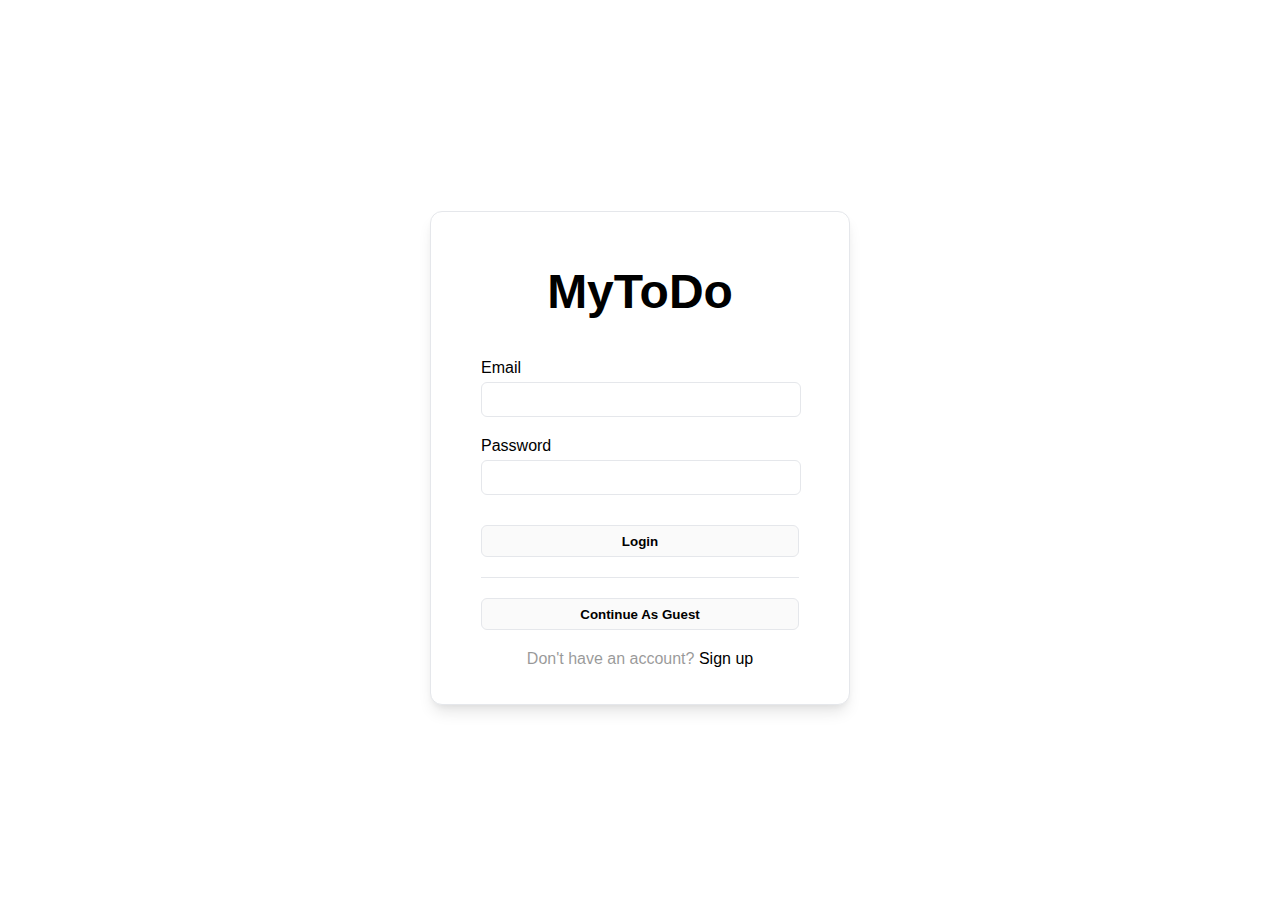
<file: templates/auth/base.html>
<!DOCTYPE html>
<html lang="en">
<head>
    <meta charset="UTF-8">
    <meta name="viewport" content="width=device-width, initial-scale=1.0">
    <link rel="stylesheet" href="../../static/css/login.css">
    <title>{{ title }}</title>
</head>
    <body>
        <div class="login__container">
            <div class="login__card">
                <h1 class="login__header">MyToDo</h1>
                <form class="login__form" method="POST">
                    <div class="login__group">
                        <label class="label">Email</label>
                        <input class="login__input" type="email" name="email" required>
                    </div>
                    <div class="login__group">
                        <label class="label">Password</label>
                        <input class="login__input" type="password" name="password" required>
                    </div>
                    <button type="submit" class="login__button">Login</button> 
                </form>
                <div class="divider"></div>
                <form class="login__form" method="POST">
                    <button type="submit" class="guest__button">Continue As Guest</button> 
                </form>
                <p class="p__signup">
                    <span class="signup__msg">Don&#39;t have an account?</span>
                    <a class="signup__link" href="signup.html">Sign up</a>
                </p>
            </div>
        </div>
    </body>
</html>
</file>
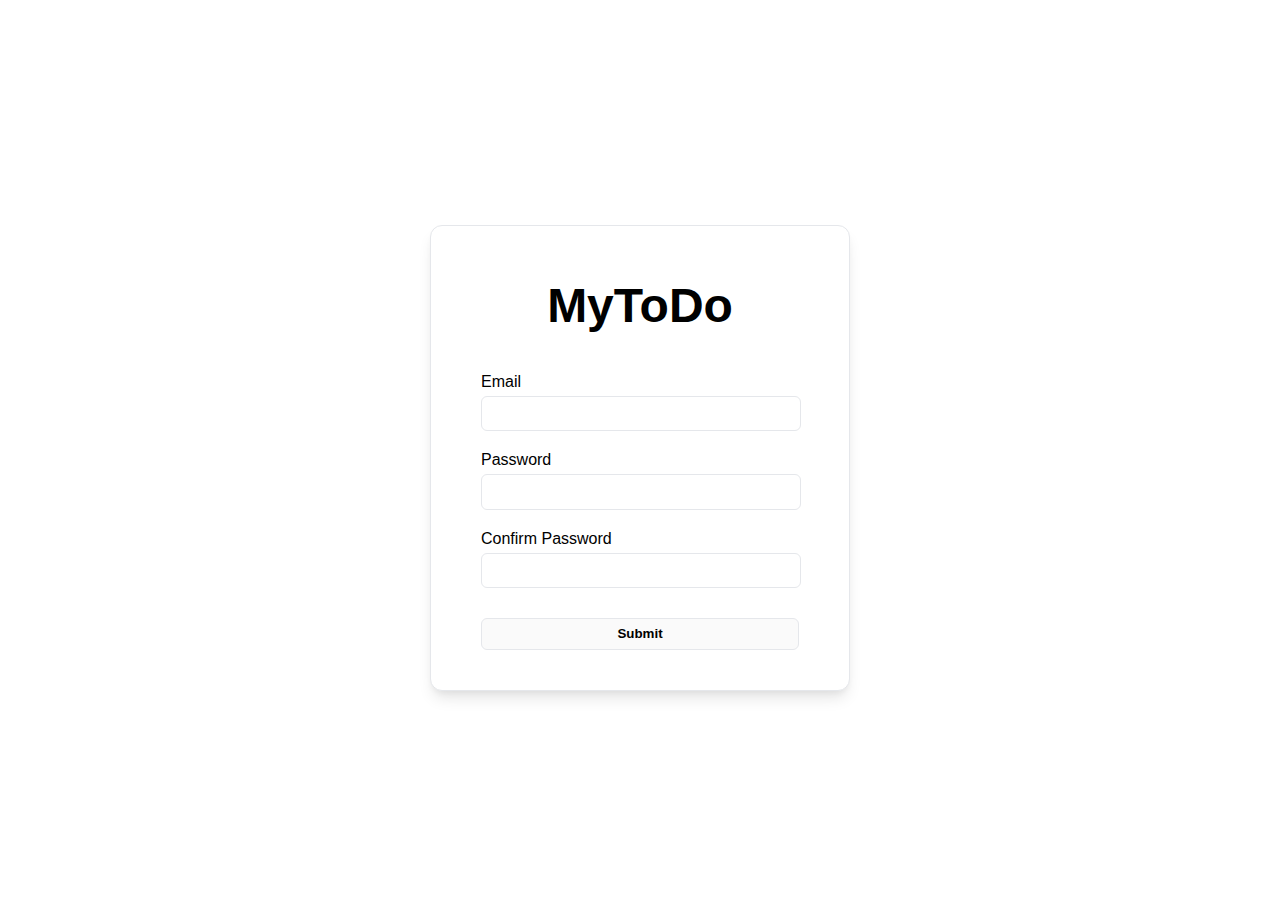
<file: templates/auth/signup.html>
<!DOCTYPE html>
<html lang="en">
<head>
    <meta charset="UTF-8">
    <meta name="viewport" content="width=device-width, initial-scale=1.0">
    <link rel="stylesheet" href="../../static/css/login.css">
    <title>{{ title }}</title>
</head>
    <body>
        <div class="login__container">
            <div class="login__card">
                <h1 class="login__header">MyToDo</h1>
                <form class="login__form" method="POST">
                    <div class="login__group">
                        <label class="label">Email</label>
                        <input class="login__input" type="email" name="email" required>
                    </div>
                    <div class="login__group">
                        <label class="label">Password</label>
                        <input class="login__input" type="password" name="password" required>
                    </div>
                    <div class="login__group">
                        <label class="label">Confirm Password</label>
                        <input class="login__input" type="password" name="password" required>
                    </div>
                    <button type="submit" class="login__button">Submit</button> 
                </form>
            </div>
        </div>
    </body>
</html>
</file>
<file: static/css/login.css>
*,
*::after,
*::before {
    box-sizing: inherit;
}

body {
    box-sizing: border-box;
    font-family: "Segoe UI", sans-serif;
}

.login__container {
    min-height: 100vh;
    display: flex;
    align-items: center;
    justify-content: center;
    position: relative;
}

.login__card {
    max-width: 420px;
    background: white;
    border: 1px solid #e5e7eb;
    border-radius: 12px;
    padding: 20px 50px;
    box-shadow: 0 10px 15px -3px rgba(0, 0, 0, 0.1), 0 4px 6px -2px rgba(0, 0, 0, 0.05);
}

.login__header {
    text-align: center;
    margin-bottom: 40px;
    font-size: 3rem;
}

.login__form {
    margin-bottom: 20px;
}

.login__group {
    margin-bottom: 20px;
    display: flex;
    flex-direction: column;
}
.label {
    margin-bottom: 5px;
}

.login__input {
    width: 20rem;
    height: 2.2rem;
    border: 1px solid #e5e7eb;
    border-radius: 6px;
    padding: 0 10px;
    font-weight: 800;
}

.login__button {
    width: 100%;
    font-family: inherit;
    font-weight: bold;
    height: 2rem;
    border: 1px solid #e5e7eb;
    border-radius: 6px; 
    margin-top: 10px;
    background: #fafafa;
    transition: 0.2s ease-in;
    cursor: pointer;
}

.login__button:hover {
    background: #eff0f1;
}

.divider {
    border-bottom: 1px solid #e5e7eb;
}

.guest__button {
    width: 100%;
    font-family: inherit;
    font-weight: bold;
    height: 2rem;
    border: 1px solid #e5e7eb;
    border-radius: 6px; 
    margin-top: 20px;
    background: #fafafa;
    transition: 0.2s ease-in;
    cursor: pointer;
}

.guest__button:hover {
    background: #eff0f1;
}

.p__signup {
    font-family: inherit;
    text-align: center;
}

.signup__msg {
    opacity: 0.4;
}

.signup__link,
.signup__link:visited {
    text-decoration: none;
    color: inherit;
}

.signup__link:hover {
    text-decoration: underline;
}
</file>
